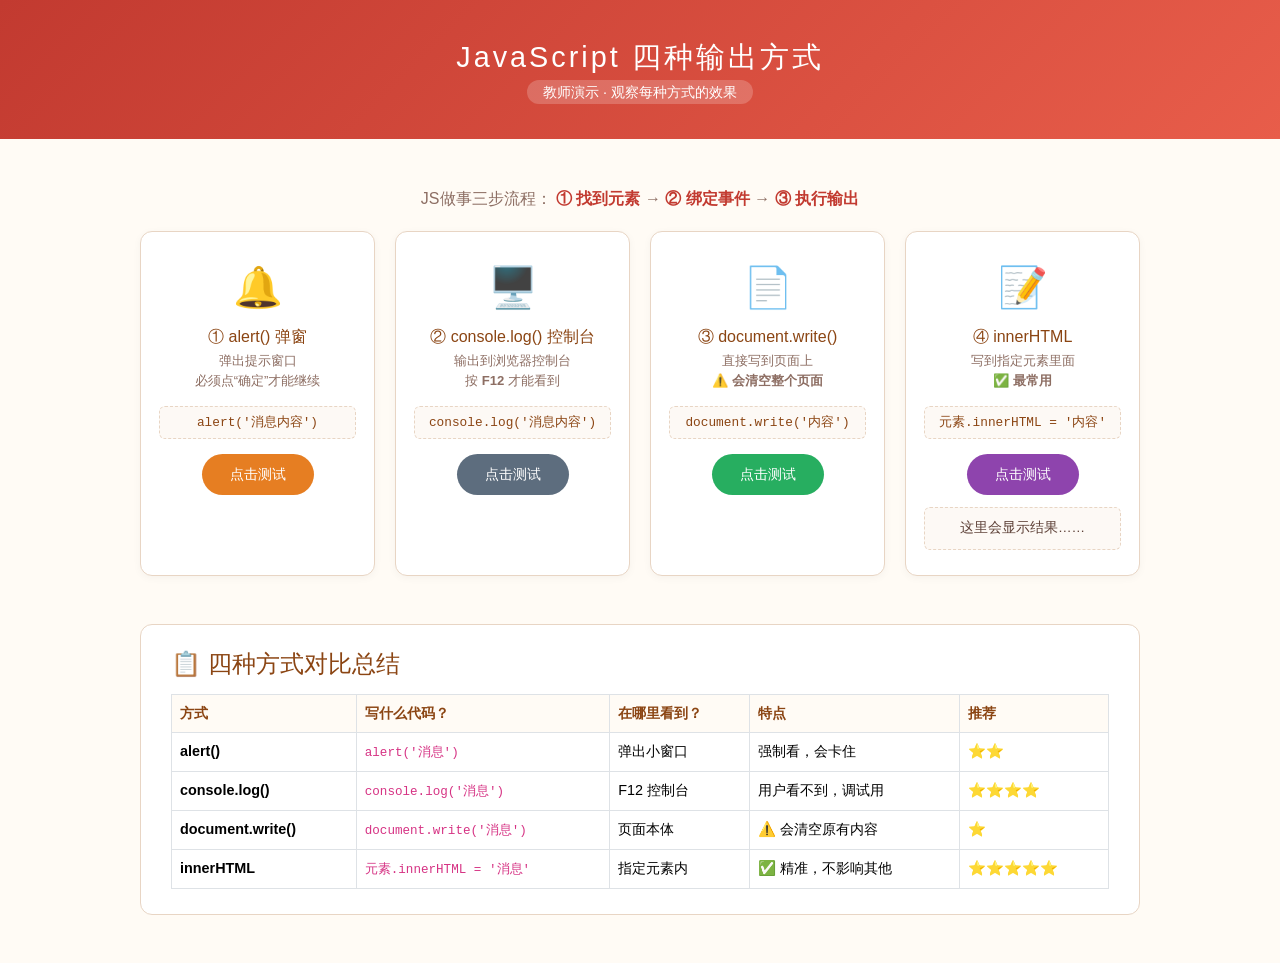
<file: 非遗·八极拳/test-js/js-demo01.html>
<!DOCTYPE html>
<html lang="zh-CN">

<head>
    <meta charset="UTF-8">
    <meta name="viewport" content="width=device-width, initial-scale=1.0">
    <title>JS四种输出方式 - 教师演示</title>
    <link href="https://cdn.jsdelivr.net/npm/bootstrap@5.3.0/dist/css/bootstrap.min.css" rel="stylesheet">
    <style>
        body {
            background-color: #FFFBF5;
            font-family: "Microsoft YaHei", "微软雅黑", sans-serif;
        }

        .demo-header {
            background: linear-gradient(135deg, #C23A30, #E85D4A);
            color: white;
            text-align: center;
            padding: 40px 0 35px;
        }
        .demo-header h1 {
            font-size: 1.8rem;
            letter-spacing: 3px;
            margin-bottom: 5px;
        }
        .demo-header .badge {
            font-size: 0.9rem;
            background: rgba(255,255,255,0.2);
            padding: 5px 16px;
            border-radius: 20px;
            font-weight: normal;
        }

        .output-grid {
            display: grid;
            grid-template-columns: repeat(4, 1fr);
            gap: 20px;
            max-width: 1000px;
            margin: 0 auto;
        }
        @media (max-width: 768px) {
            .output-grid {
                grid-template-columns: repeat(2, 1fr);
            }
        }
        @media (max-width: 480px) {
            .output-grid {
                grid-template-columns: 1fr;
            }
        }

        .output-card {
            background: white;
            border: 1px solid #E8D5C4;
            border-radius: 12px;
            padding: 25px 18px;
            text-align: center;
            box-shadow: 0 2px 8px rgba(0,0,0,0.04);
        }
        .output-card .icon {
            font-size: 2.5rem;
            margin-bottom: 10px;
        }
        .output-card h5 {
            color: #8B4513;
            font-size: 1rem;
            margin-bottom: 5px;
        }
        .output-card .desc {
            color: #8D6E63;
            font-size: 0.82rem;
            margin-bottom: 15px;
            min-height: 38px;
        }
        .output-card .code-hint {
            background: #FDF9F5;
            border: 1px dashed #E8D5C4;
            border-radius: 6px;
            padding: 6px 10px;
            font-size: 0.8rem;
            color: #8B4513;
            margin-bottom: 15px;
            font-family: "Courier New", monospace;
        }
        .output-card button {
            padding: 10px 28px;
            border: none;
            border-radius: 25px;
            font-size: 0.9rem;
            color: white;
            cursor: pointer;
            transition: all 0.2s;
        }
        .output-card button:hover {
            transform: scale(1.05);
            box-shadow: 0 4px 12px rgba(0,0,0,0.15);
        }
        .btn-alert   { background: #E67E22; }
        .btn-console { background: #5D6D7E; }
        .btn-write   { background: #27AE60; }
        .btn-inner   { background: #8E44AD; }

        .output-card .result-box {
            background: #FDF9F5;
            border: 1px dashed #E8D5C4;
            border-radius: 6px;
            padding: 10px;
            margin-top: 12px;
            min-height: 36px;
            font-size: 0.85rem;
            color: #5D4037;
        }

        .summary-box {
            max-width: 1000px;
            margin: 0 auto;
            background: white;
            border: 1px solid #E8D5C4;
            border-radius: 12px;
            padding: 25px 30px;
        }
        .summary-box h4 {
            color: #8B4513;
            margin-bottom: 15px;
        }
        .summary-box table {
            font-size: 0.9rem;
        }
        .summary-box table th {
            background: #FFFBF5;
            color: #8B4513;
        }
        .summary-box .star {
            color: #C23A30;
            font-weight: bold;
        }

        .step-arrow {
            text-align: center;
            color: #C23A30;
            font-size: 1.5rem;
            margin: 20px 0;
        }
    </style>
</head>

<body>

    <!-- ========== 头部 ========== -->
    <div class="demo-header">
        <h1>JavaScript 四种输出方式</h1>
        <span class="badge">教师演示 · 观察每种方式的效果</span>
    </div>

    <div class="container py-5">

        <!-- ========== 核心流程提示 ========== -->
        <div style="max-width:1000px;margin:0 auto 20px;text-align:center;">
            <p style="color:#8D6E63;">
                JS做事三步流程：
                <span style="color:#C23A30;font-weight:bold;">① 找到元素</span> →
                <span style="color:#C23A30;font-weight:bold;">② 绑定事件</span> →
                <span style="color:#C23A30;font-weight:bold;">③ 执行输出</span>
            </p>
        </div>

        <!-- ========== 四张演示卡片 ========== -->
        <div class="output-grid">

            <!-- ① alert -->
            <div class="output-card">
                <div class="icon">🔔</div>
                <h5>① alert() 弹窗</h5>
                <p class="desc">弹出提示窗口<br>必须点“确定”才能继续</p>
                <div class="code-hint">alert('消息内容')</div>
                <button class="btn-alert" id="btnAlert">点击测试</button>
            </div>

            <!-- ② console.log -->
            <div class="output-card">
                <div class="icon">🖥️</div>
                <h5>② console.log() 控制台</h5>
                <p class="desc">输出到浏览器控制台<br>按 <b>F12</b> 才能看到</p>
                <div class="code-hint">console.log('消息内容')</div>
                <button class="btn-console" id="btnConsole">点击测试</button>
            </div>

            <!-- ③ document.write -->
            <div class="output-card">
                <div class="icon">📄</div>
                <h5>③ document.write()</h5>
                <p class="desc">直接写到页面上<br>⚠️ <b>会清空整个页面</b></p>
                <div class="code-hint">document.write('内容')</div>
                <button class="btn-write" id="btnWrite">点击测试</button>
            </div>

            <!-- ④ innerHTML -->
            <div class="output-card">
                <div class="icon">📝</div>
                <h5>④ innerHTML</h5>
                <p class="desc">写到指定元素里面<br>✅ <b>最常用</b></p>
                <div class="code-hint">元素.innerHTML = '内容'</div>
                <button class="btn-inner" id="btnInner">点击测试</button>
                <div class="result-box" id="innerResult">这里会显示结果……</div>
            </div>

        </div>

        <!-- ========== 总结表格 ========== -->
        <div class="summary-box mt-5">
            <h4>📋 四种方式对比总结</h4>
            <div class="table-responsive">
                <table class="table table-bordered mb-0">
                    <thead>
                        <tr>
                            <th>方式</th>
                            <th>写什么代码？</th>
                            <th>在哪里看到？</th>
                            <th>特点</th>
                            <th>推荐</th>
                        </tr>
                    </thead>
                    <tbody>
                        <tr>
                            <td><b>alert()</b></td>
                            <td><code>alert('消息')</code></td>
                            <td>弹出小窗口</td>
                            <td>强制看，会卡住</td>
                            <td>⭐⭐</td>
                        </tr>
                        <tr>
                            <td><b>console.log()</b></td>
                            <td><code>console.log('消息')</code></td>
                            <td>F12 控制台</td>
                            <td>用户看不到，调试用</td>
                            <td>⭐⭐⭐⭐</td>
                        </tr>
                        <tr>
                            <td><b>document.write()</b></td>
                            <td><code>document.write('消息')</code></td>
                            <td>页面本体</td>
                            <td>⚠️ 会清空原有内容</td>
                            <td>⭐</td>
                        </tr>
                        <tr>
                            <td><b>innerHTML</b></td>
                            <td><code>元素.innerHTML = '消息'</code></td>
                            <td>指定元素内</td>
                            <td>✅ 精准，不影响其他</td>
                            <td><span class="star">⭐⭐⭐⭐⭐</span></td>
                        </tr>
                    </tbody>
                </table>
            </div>
        </div>

    </div>

    <!-- ========== JS代码（完整版，教师演示用） ========== -->
    <script>
        document.addEventListener('DOMContentLoaded', function() {

            // ① alert() 弹窗
            let btnAlert = document.querySelector('#btnAlert');
            btnAlert.addEventListener('click', function() {
                alert('欢迎了解蜀绣非遗文化！');
            });

            // ② console.log() 控制台
            let btnConsole = document.querySelector('#btnConsole');
            btnConsole.addEventListener('click', function() {
                console.log('蜀绣是中国四大名绣之一');
                console.log('这条消息在控制台里，按F12查看');
            });

            // ③ document.write() 页面写入
            let btnWrite = document.querySelector('#btnWrite');
            btnWrite.addEventListener('click', function() {
                let ok = confirm('⚠️ 会清空整个页面，确定测试吗？');
                if (ok) {
                    document.write('<h2 style="text-align:center;color:#C23A30;margin-top:150px;">页面被 document.write 重写了</h2>');
                    document.write('<p style="text-align:center;">刷新页面即可恢复</p>');
                }
            });

            // ④ innerHTML 修改元素内容
            let btnInner = document.querySelector('#btnInner');
            let innerResult = document.querySelector('#innerResult');
            btnInner.addEventListener('click', function() {
                innerResult.innerHTML = '✅ <b>蜀绣</b>，首批国家级非物质文化遗产！';
                innerResult.style.color = '#2E7D32';
            });

        });
    </script>

</body>

</html>
</file>
